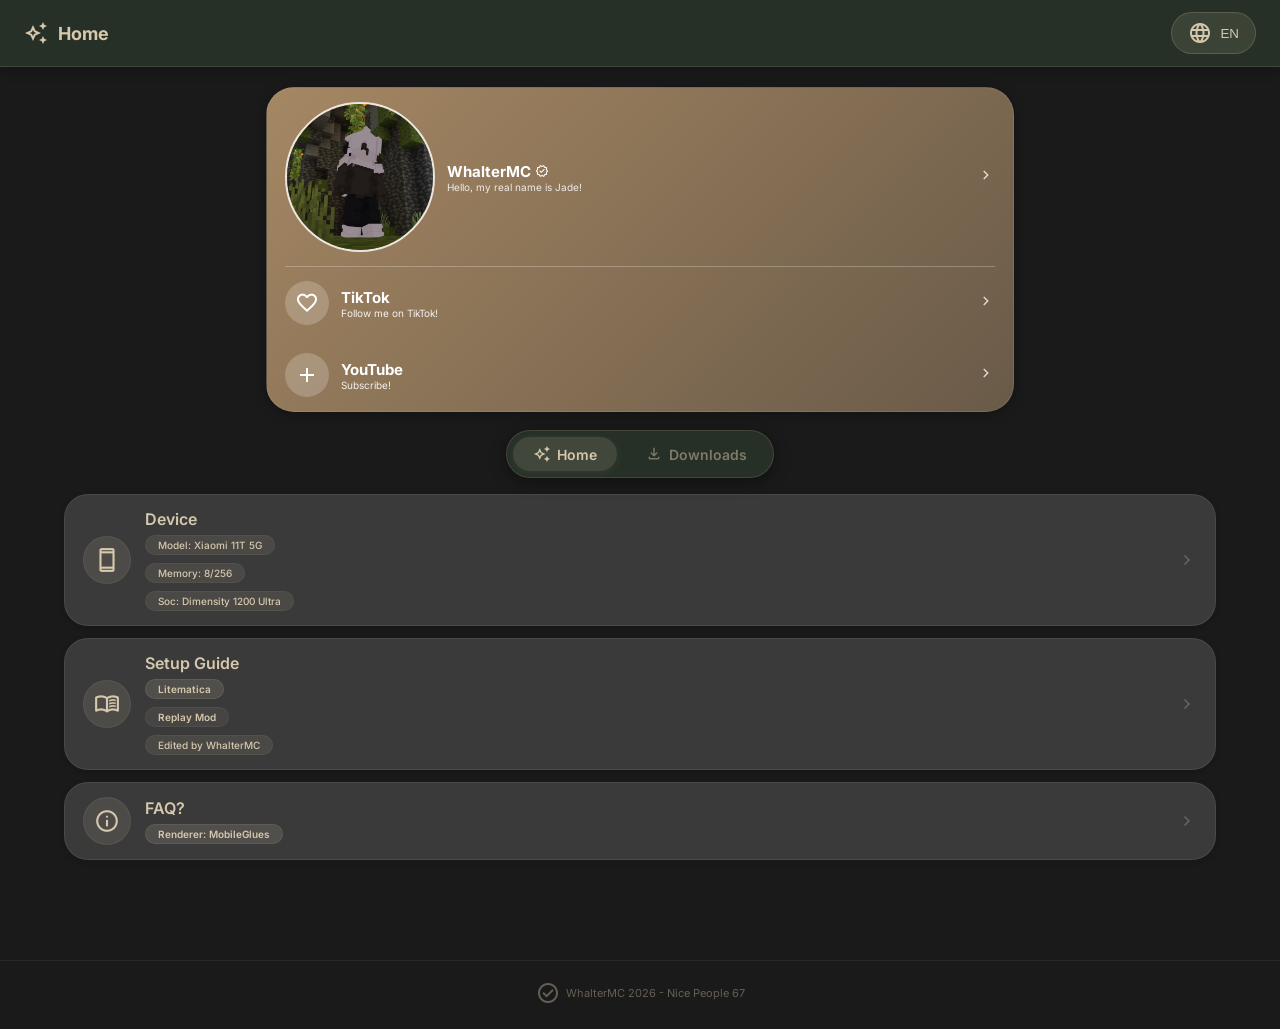
<file: index.html>
<!DOCTYPE html>
<html lang="en">
<head>
    <meta charset="UTF-8">
    <meta name="viewport" content="width=device-width, initial-scale=1, viewport-fit=cover">
    <title>whaltermc</title>
    <link rel="stylesheet" href="https://fonts.googleapis.com/css2?family=Material+Symbols+Outlined:opsz,wght,FILL,GRAD@20..48,100..700,0,1" />
    <link href="https://fonts.googleapis.com/css2?family=Inter:opsz,wght@14..32,300;14..32,400;14..32,500;14..32,600;14..32,700&display=swap" rel="stylesheet">
    <link rel="stylesheet" href="style/style.css">
</head>
<body data-page="index">
    <div class="app-container">
        <!-- Header Bar - Sticky with Rounded Corner -->
        <div class="header-bar">
            <div class="logo" id="headerLogo">
                <span class="material-symbols-outlined">auto_awesome</span>
                <span id="headerLogoText" data-i18n="headerLogoHome">Home</span>
            </div>
            <div class="header-actions">
                <!-- Language Button with Popup -->
                <div class="popup-wrapper" id="langPopupWrapper">
                    <button id="langBtn" class="header-btn">
                        <span class="material-symbols-outlined">language</span>
                        <span id="currentLangLabel">EN</span>
                    </button>
                    <div class="popup-menu lang-menu" id="langPopup">
                        <div class="popup-item" data-lang="en">
                            <span class="flag">🇺🇸</span>
                            <span>English</span>
                        </div>
                        <div class="popup-item" data-lang="id">
                            <span class="flag">🇮🇩</span>
                            <span>Bahasa Indonesia</span>
                        </div>
                        <div class="popup-item" data-lang="cn">
                            <span class="flag">🇨🇳</span>
                            <span>中文</span>
                        </div>
                        <div class="popup-item" data-lang="ph">
                            <span class="flag">🇵🇭</span>
                            <span>Filipino</span>
                        </div>
                        <div class="popup-item" data-lang="vn">
                            <span class="flag">🇻🇳</span>
                            <span>Tiếng Việt</span>
                        </div>
                        <div class="popup-item" data-lang="ru">
                            <span class="flag">🇷🇺</span>
                            <span>Русский</span>
                        </div>
                    </div>
                </div>
            </div>
        </div>
        <div class="main-content">
        <div class="combined-card">
                <div class="combined-item tiktok-part" target="_blank">
                    <div class="combined-left">
                        <img src="src/pfp.png" alt="TikTok Profile" class="tiktok-avatar">
                        <div class="combined-text">
                            <div class="combined-username">WhalterMC <span class="material-symbols-outlined">verified</span></div>
                            <div class="combined-label" data-i18n="followLabel">Hello, my real name is Jade!</div>
                        </div>
                    </div>
                    <div class="combined-icon"><span class="material-symbols-outlined">chevron_right</span></div>
                </div>
                
                <div class="combined-divider"></div>
                <a href="https://tiktok.com/@whaltermc" class="combined-item support-part" target="_blank">
                    <div class="combined-left">
                        <div class="support-icon"><span class="material-symbols-outlined">favorite</span></div>
                        <div class="combined-text">
                            <div class="combined-username" data-i18n="donateTitleTiktok">TikTok</div>
                            <div class="combined-label support-label" data-i18n="donateSubTiktok">Follow me on TikTok!</div>
                        </div>
                    </div>
                    <div class="combined-icon"><span class="material-symbols-outlined">chevron_right</span></div>
                </a>
                
                <a href="https://youtube.com/@whaltermc" class="combined-item support-part" target="_blank">
                    <div class="combined-left">
                        <div class="support-icon"><span class="material-symbols-outlined">add</span></div>
                        <div class="combined-text">
                            <div class="combined-username" data-i18n="donateTitleYoutube">YouTube</div>
                            <div class="combined-label support-label" data-i18n="donateSubYoutube">Subscribe!</div>
                        </div>
                    </div>
                    <div class="combined-icon"><span class="material-symbols-outlined">chevron_right</span></div>
                </a>
            </div>
            <div class="bottom-bar">
            <div class="tab-switch">
                <button id="homeTabBtn" class="tab-btn active">
                    <span class="material-symbols-outlined">auto_awesome</span>
                    <span data-i18n="tabHome">Home</span>
                </button>
                <button id="downloadsTabBtn" class="tab-btn">
                    <span class="material-symbols-outlined">download</span>
                    <span data-i18n="tabDownloads">Downloads</span>
                </button>
            </div>
            
            <div class="download-list" id="downloadList"></div>
        </div>
        <br>
        
        
            </div>
    </div>
                
    <div class="footer">
            <span class="material-symbols-outlined">check_circle</span>
            <span data-i18n="footerText">WhalterMC 2026 - Nice People 67</span>
        </div>
</body>
<script src="script.js"></script>
</html>
</file>
<file: style/style.css>
* {
    margin: 0;
    padding: 0;
    box-sizing: border-box;
}

:root {
    --md-primary: #D6C8AD;
    --md-on-primary: #1A1A1A;
    --md-primary-container: #3A3327;
    --md-on-primary-container: #EFE5D0;

    --md-secondary-container: #2E2A22;
    --md-on-secondary-container: #E8DCC5;

    --md-tertiary-container: #3D3226;
    --md-on-tertiary-container: #E8DCC5;

    --md-surface: #1A1A1A;
    --md-on-surface: #D6C8AD;
    --md-on-surface-variant: rgba(214, 200, 173, 0.65);

    --md-outline: rgba(214, 200, 173, 0.3);
    --md-outline-variant: rgba(214, 200, 173, 0.12);
    --md-scrim: rgba(0, 0, 0, 0.6);

    --md-surface-container-lowest: #141414;
    --md-surface-container-low: rgba(40, 50, 40, 0.95);
    --md-surface-container: #2A2A2A;
    --md-surface-container-high: #333333;
    --md-surface-container-highest: #3A3A3A;

    --shape-xs: 8px;
    --shape-sm: 12px;
    --shape-md: 16px;
    --shape-lg: 20px;
    --shape-xl: 28px;
    --shape-xxl: 40px;
    --shape-full: 50px;

    --font-display: 'Inter', -apple-system, 'SF Pro Text', 'Helvetica Neue', sans-serif;
    --nav-width: 280px;
}

body {
    font-family: 'Inter', -apple-system, 'SF Pro Text', 'Helvetica Neue', sans-serif;
    background: #1A1A1A;
    color: #D6C8AD;
    transition: background-color 0.3s ease, color 0.2s ease;
}

.material-symbols-outlined {
    font-family: 'Material Symbols Outlined';
    font-weight: normal;
    font-style: normal;
    font-size: 24px;
    line-height: 1;
    letter-spacing: normal;
    text-transform: none;
    display: inline-block;
    white-space: nowrap;
    word-wrap: normal;
    direction: ltr;
    -webkit-font-feature-settings: 'liga';
    -webkit-font-smoothing: antialiased;
}

.app-container {
    min-height: 100vh;
    display: flex;
    flex-direction: column;
}

/* ========== ANIMATIONS ========== */
@keyframes bounceSoft {
    0%, 100% { transform: translateY(0); }
    50% { transform: translateY(-4px); }
}

@keyframes bounceScale {
    0%, 100% { transform: scale(1); }
    50% { transform: scale(1.02); }
}

@keyframes fadeSlideUp {
    from {
        opacity: 0;
        transform: translateY(20px);
    }
    to {
        opacity: 1;
        transform: translateY(0);
    }
}

@keyframes pulse {
    0%, 100% { opacity: 1; }
    50% { opacity: 0.7; }
}

/* Header Bar - Sticky without rounded corner - Liquid Glass + Bounce */
.header-bar {
    position: sticky;
    top: 0;
    z-index: 100;
    display: flex;
    justify-content: space-between;
    align-items: center;
    padding: 12px 24px;
    margin: 0;
    background: rgba(40, 50, 40, 0.95);
    backdrop-filter: blur(40px);
    -webkit-backdrop-filter: blur(40px);
    border-radius: 0;
    border-bottom: 1px solid rgba(214, 200, 173, 0.15);
    box-shadow: 0 2px 12px rgba(0, 0, 0, 0.3);
    animation: fadeSlideUp 0.5s ease-out;
    transition: all 0.3s cubic-bezier(0.34, 1.2, 0.64, 1);
}

.logo {
    display: flex;
    align-items: center;
    gap: 10px;
    font-weight: 700;
    font-size: 18px;
    color: #D6C8AD;
    transition: all 0.2s ease;
    cursor: pointer;
}

.logo .material-symbols-outlined {
    font-size: 24px;
    color: #D6C8AD;
}

.logo span {
    color: #D6C8AD;
}

.logo:hover {
    transform: scale(1.02);
}

.header-actions {
    display: flex;
    gap: 10px;
}

.header-btn {
    background: rgba(214, 200, 173, 0.12);
    border: 1px solid rgba(214, 200, 173, 0.2);
    border-radius: 40px;
    padding: 8px 16px;
    display: flex;
    align-items: center;
    gap: 8px;
    cursor: pointer;
    font-weight: 500;
    color: #D6C8AD;
    transition: all 0.2s cubic-bezier(0.34, 1.2, 0.64, 1);
}

.header-btn:hover {
    background: rgba(214, 200, 173, 0.25);
    transform: scale(1.02) translateY(-1px);
}

.header-btn:active {
    transform: scale(0.96);
}

/* Popup Menu - SOLID dengan warna header bar */
.popup-wrapper {
    position: relative;
}

.popup-menu {
    position: absolute;
    top: 100%;
    right: 0;
    margin-top: 10px;
    background: rgba(40, 50, 40, 0.95);
    backdrop-filter: blur(40px);
    -webkit-backdrop-filter: blur(40px);
    border-radius: 20px;
    padding: 10px;
    min-width: 180px;
    box-shadow: 0 12px 28px rgba(0, 0, 0, 0.5);
    border: 1px solid rgba(214, 200, 173, 0.15);
    opacity: 0;
    visibility: hidden;
    transform: translateY(-10px) scale(0.95);
    transition: all 0.25s cubic-bezier(0.34, 1.2, 0.64, 1);
    z-index: 200;
}

.popup-wrapper.active .popup-menu {
    opacity: 1;
    visibility: visible;
    transform: translateY(0) scale(1);
}

.popup-item {
    display: flex;
    align-items: center;
    gap: 12px;
    padding: 10px 16px;
    border-radius: 14px;
    cursor: pointer;
    transition: all 0.2s cubic-bezier(0.34, 1.2, 0.64, 1);
    color: #D6C8AD;
    font-weight: 500;
    border-bottom: 1px solid rgba(214, 200, 173, 0.08);
}

.popup-item:last-child {
    border-bottom: none;
}

.popup-item:hover {
    background: rgba(214, 200, 173, 0.12);
    transform: translateX(6px) scale(1.02);
}

.popup-item .material-symbols-outlined,
.popup-item .flag {
    font-size: 20px;
    transition: transform 0.2s ease;
}

.popup-item:hover .material-symbols-outlined,
.popup-item:hover .flag {
    transform: scale(1.1);
}

/* Main Content */
.main-content {
    flex: 1;
    max-width: 780px;
    margin: 0 auto;
    padding: 20px 16px 80px;
    width: 100%;
}

/* Hero dengan subhead opacity 1.0 */
.hero {
    margin-bottom: 24px;
    text-align: center;
    animation: fadeSlideUp 0.6s ease-out;
}

.hero-text {
    display: inline-block;
    padding: 8px 24px;
    transition: all 0.3s ease;
}

.hero-text:hover {
    transform: scale(1.02);
}

.subhead {
    font-size: 18px;
    font-weight: 500;
    color: #D6C8AD;
    opacity: 1.0;
    transition: all 0.3s ease;
}

/* Combined Card with bounce */
.combined-card {
    background: linear-gradient(135deg, #A58763, #2D2D2D);
    border: 1px solid rgba(214, 200, 173, 0.15);
    background-size: 200% 200%;
    border-radius: 28px;
    margin-bottom: 18px;
    overflow: hidden;
    box-shadow: 0 2px 12px rgba(0, 0, 0, 0.3);
    animation: gradientShift 5s ease infinite, fadeSlideUp 0.5s ease-out 0.1s both;
    transition: transform 0.3s cubic-bezier(0.34, 1.2, 0.64, 1);
}

.combined-card:hover {
    transform: translateY(-3px);
    box-shadow: 0 12px 32px rgba(214, 200, 173, 0.2);
}

@keyframes gradientShift {
    0%, 100% { background-position: 0% 50%; }
    50% { background-position: 100% 50%; }
}

.combined-item {
    display: flex;
    justify-content: space-between;
    align-items: center;
    padding: 14px 18px;
    text-decoration: none;
    transition: all 0.2s ease;
}

.combined-item:active {
    transform: scale(0.98);
    background: rgba(0, 0, 0, 0.05);
}

.combined-left {
    display: flex;
    align-items: center;
    gap: 12px;
}

.tiktok-avatar {
    width: 150px;
    height: 150px;
    border-radius: 100%;
    object-fit: cover;
    border: 2px solid rgba(255, 255, 255, 0.8);
    transition: transform 0.2s ease;
}

.combined-item:hover .tiktok-avatar {
    transform: scale(1.05);
}

.support-icon {
    width: 44px;
    height: 44px;
    background: rgba(255, 255, 255, 0.2);
    border-radius: 50%;
    display: flex;
    align-items: center;
    justify-content: center;
    transition: transform 0.2s ease;
}

.combined-item:hover .support-icon {
    transform: scale(1.05);
}

.support-icon .material-symbols-outlined {
    font-size: 24px;
    color: white;
}

.combined-text {
    color: white;
}

.combined-username {
    font-size: 15px;
    font-weight: 700;
    display: flex;
    align-items: center;
    gap: 4px;
}

.combined-username .material-symbols-outlined {
    font-size: 14px;
}

.combined-label {
    font-size: 10px;
    opacity: 0.85;
}

.support-label {
    opacity: 0.9;
}

.combined-icon .material-symbols-outlined {
    color: white;
    font-size: 18px;
    opacity: 0.8;
    transition: transform 0.2s ease;
}

.combined-item:hover .combined-icon .material-symbols-outlined {
    transform: translateX(4px);
}

.combined-divider {
    height: 1px;
    background: rgba(255, 255, 255, 0.25);
    margin: 0 18px;
}

/* Disclaimer Card */
.disclaimer-card {
    background: #2A2A2A;
    border-radius: 20px;
    padding: 14px 18px;
    margin-bottom: 22px;
    border-left: 5px solid #D6C8AD;
    border-top: 1px solid rgba(214, 200, 173, 0.15);
    border-right: 1px solid rgba(214, 200, 173, 0.15);
    border-bottom: 1px solid rgba(214, 200, 173, 0.15);
    animation: fadeSlideUp 0.5s ease-out 0.15s both;
    transition: all 0.3s ease;
}

.disclaimer-card:hover {
    transform: translateX(4px);
}

.disclaimer-header {
    display: flex;
    justify-content: space-between;
    align-items: center;
    margin-bottom: 8px;
}

.disclaimer-title {
    font-weight: 700;
    font-size: 14px;
    color: #D6C8AD;
}

.read-more-btn {
    background: transparent;
    border: none;
    display: flex;
    align-items: center;
    gap: 4px;
    font-size: 12px;
    font-weight: 500;
    color: #D6C8AD;
    cursor: pointer;
    padding: 4px 10px;
    border-radius: 30px;
    transition: all 0.2s cubic-bezier(0.34, 1.2, 0.64, 1);
}

.read-more-btn:hover {
    background: rgba(214, 200, 173, 0.12);
    transform: scale(1.05);
}

.read-more-btn .material-symbols-outlined {
    font-size: 16px;
    transition: transform 0.3s ease;
}

.read-more-btn.expanded .material-symbols-outlined {
    transform: rotate(180deg);
}

.disclaimer-text {
    font-size: 12px;
    color: #D6C8AD;
    line-height: 1.45;
    max-height: 0;
    overflow: hidden;
    transition: max-height 0.4s ease, margin 0.2s ease;
}

.disclaimer-text.expanded {
    max-height: 300px;
    margin-top: 8px;
}

.disclaimer-text p {
    margin-bottom: 6px;
}

.disclaimer-text p:last-child {
    margin-bottom: 0;
}

/* Modpack Disclaimer - always expanded */
.modpack-disclaimer-card .disclaimer-text {
    max-height: 300px;
    margin-top: 8px;
}

.modpack-disclaimer-card .disclaimer-text p {
    margin-bottom: 6px;
}

.modpack-disclaimer-card .disclaimer-text p:last-child {
    margin-bottom: 0;
}

/* Search Box with bounce */
.search-box {
    background: #2A2A2A;
    border-radius: 32px;
    padding: 11px 18px;
    margin-bottom: 22px;
    display: flex;
    align-items: center;
    gap: 10px;
    border: 1px solid rgba(214, 200, 173, 0.15);
    transition: all 0.3s cubic-bezier(0.34, 1.2, 0.64, 1);
    animation: fadeSlideUp 0.5s ease-out 0.2s both;
}

.search-box:hover {
    transform: translateY(-2px);
    box-shadow: 0 4px 12px rgba(0, 0, 0, 0.2);
}

.search-box:focus-within {
    border-color: #D6C8AD;
    box-shadow: 0 0 0 3px rgba(214, 200, 173, 0.08);
    transform: scale(1.01);
}

.search-box .material-symbols-outlined { 
    color: #D6C8AD; 
    font-size: 20px; 
}
.search-box input { 
    background: none; 
    border: none; 
    flex: 1; 
    font-size: 15px; 
    outline: none; 
    font-family: inherit;
    color: #D6C8AD;
}
.search-box input::placeholder { 
    color: rgba(214, 200, 173, 0.4); 
}

/* Pagination - Shaders only */
.pagination-control {
    display: flex;
    justify-content: center;
    align-items: center;
    gap: 14px;
    margin: 20px 0 14px;
}

.page-btn {
    background: #2A2A2A;
    border: 1px solid rgba(214, 200, 173, 0.15);
    border-radius: 40px;
    padding: 8px 18px;
    font-weight: 600;
    font-size: 13px;
    color: #D6C8AD;
    cursor: pointer;
    transition: all 0.2s cubic-bezier(0.34, 1.2, 0.64, 1);
    display: inline-flex;
    align-items: center;
    gap: 6px;
}

.page-btn:hover:not(.disabled) {
    background: rgba(214, 200, 173, 0.15);
    color: #D6C8AD;
    border-color: #D6C8AD;
    transform: scale(1.05);
}

.page-btn:active:not(.disabled) {
    transform: scale(0.96);
}

.page-btn.disabled { opacity: 0.3; pointer-events: none; }

.page-number {
    background: #2A2A2A;
    font-size: 13px;
    font-weight: 600;
    color: #D6C8AD;
    padding: 5px 14px;
    border-radius: 40px;
    min-width: 65px;
    text-align: center;
    border: 1px solid rgba(214, 200, 173, 0.15);
}

.pagination-info {
    font-size: 11px;
    text-align: center;
    margin-top: 6px;
    color: rgba(214, 200, 173, 0.5);
}

/* Modpacks active - hide shaders specific elements */
.modpacks-active .pagination-control,
.modpacks-active .pagination-info,
.modpacks-active .search-box,
.modpacks-active #disclaimerCard {
    display: none !important;
}

/* Download List with bounce animation */
.download-list {
    display: flex;
    flex-direction: column;
    gap: 12px;
}

.modpack-list {
    display: flex;
    flex-direction: column;
    gap: 12px;
}

.download-item {
    background: #3A3A3A;
    border-radius: 24px;
    text-decoration: none;
    width: 90vw;
    transition: all 0.3s cubic-bezier(0.34, 1.2, 0.64, 1);
    border: 1px solid rgba(214, 200, 173, 0.1);
    display: flex;
    align-items: center;
    gap: 14px;
    padding: 14px 18px;
    box-shadow: 0 2px 6px rgba(0, 0, 0, 0.15);
    animation: fadeSlideUp 0.4s ease-out backwards;
}

.download-item:nth-child(1) { animation-delay: 0.05s; }
.download-item:nth-child(2) { animation-delay: 0.1s; }
.download-item:nth-child(3) { animation-delay: 0.15s; }
.download-item:nth-child(4) { animation-delay: 0.2s; }
.download-item:nth-child(5) { animation-delay: 0.25s; }

.download-item:hover {
    transform: translateY(-3px) scale(1.01);
    border-color: rgba(214, 200, 173, 0.3);
    box-shadow: 0 8px 20px rgba(214, 200, 173, 0.08);
}

.download-item:active { transform: scale(0.98); background: #333; }

/* Icon background dengan #D6C8AD dan opacity tipis */
.item-icon {
    width: 48px;
    height: 48px;
    background: rgba(214, 200, 173, 0.12);
    border-radius: 24px;
    display: flex;
    align-items: center;
    justify-content: center;
    flex-shrink: 0;
    border: 1px solid rgba(214, 200, 173, 0.08);
    transition: all 0.2s ease;
}

.download-item:hover .item-icon {
    transform: scale(1.05) rotate(5deg);
    background: rgba(214, 200, 173, 0.2);
}

.item-icon .material-symbols-outlined { 
    font-size: 26px; 
    color: #D6C8AD; 
    transition: color 0.2s ease; 
}
.item-content { flex: 1; }

.item-title {
    font-size: 16px;
    font-weight: 600;
    margin-bottom: 4px;
    color: #D6C8AD;
    transition: color 0.2s ease;
}

.download-item:hover .item-title { color: #D6C8AD; }

/* Modpack title - larger and bolder */
.modpack-title {
    font-size: 20px;
    font-weight: 700;
    margin-bottom: 4px;
}

@media (max-width: 600px) {
    .modpack-title {
        font-size: 17px;
    }
}

.item-subtitle {
    font-size: 12px;
    color: rgba(214, 200, 173, 0.6);
    margin-bottom: 8px;
    font-weight: 400;
}

/* Badge Group - semua badge menggunakan #D6C8AD dengan opacity berbeda */
.badge-group {
    display: flex;
    flex-direction: column;
    gap: 6px;
    width: 100%;
}

.badge-row {
    display: block;
    width: 100%;
}

.badge-row .meta-badge,
.badge-row .meta-badge-new {
    display: inline-block;
    white-space: nowrap;
}

.meta-badge {
    padding: 3px 12px;
    border-radius: 20px;
    font-size: 10px;
    font-weight: 600;
    display: inline-block;
    transition: all 0.2s ease;
    background: rgba(214, 200, 173, 0.15);
    color: #D6C8AD;
    border: 1px solid rgba(214, 200, 173, 0.1);
}

.download-item:hover .meta-badge {
    background: rgba(214, 200, 173, 0.25);
    transform: scale(1.02);
}

/* Badge kedua - opacity lebih tipis */
.badge-group .badge-row:nth-child(2) .meta-badge {
    background: rgba(214, 200, 173, 0.08);
    border-color: rgba(214, 200, 173, 0.06);
}

.meta-badge-new {
    padding: 3px 12px;
    border-radius: 20px;
    font-size: 10px;
    font-weight: 500;
    display: inline-block;
    transition: all 0.2s ease;
    background: rgba(214, 200, 173, 0.1);
    color: #D6C8AD;
    border: 1px solid rgba(214, 200, 173, 0.06);
}

.download-item:hover .meta-badge-new {
    background: rgba(214, 200, 173, 0.2);
    transform: scale(1.02);
}

/* Badge khusus untuk modpack dengan opacity berbeda */
.modpack-item .badge-group .badge-row:nth-child(1) .meta-badge {
    background: rgba(214, 200, 173, 0.15);
    border-color: rgba(214, 200, 173, 0.1);
}

.modpack-item .badge-group .badge-row:nth-child(2) .meta-badge {
    background: rgba(214, 200, 173, 0.08);
    border-color: rgba(214, 200, 173, 0.06);
}

.modpack-item .badge-group .badge-row:nth-child(3) .meta-badge-new {
    background: rgba(214, 200, 173, 0.1);
    border-color: rgba(214, 200, 173, 0.06);
}

.arrow-icon { 
    color: #D6C8AD; 
    opacity: 0.3; 
    font-size: 20px; 
    transition: all 0.2s ease; 
}
.download-item:hover .arrow-icon { 
    opacity: 0.6; 
    transform: translateX(4px); 
}

/* Coming Soon */
.coming-soon-area {
    margin: 28px 0;
}

.coming-soon-glass {
    background: #2A2A2A;
    border-radius: 40px;
    padding: 40px 20px;
    text-align: center;
    border: 1px solid rgba(214, 200, 173, 0.1);
    animation: bounceSoft 2s ease-in-out infinite, fadeSlideUp 0.5s ease-out;
    transition: all 0.3s ease;
}

.coming-soon-glass:hover {
    transform: scale(1.02);
    border-color: rgba(214, 200, 173, 0.2);
}

.coming-soon-glass .material-symbols-outlined { 
    font-size: 56px; 
    color: #D6C8AD; 
    margin-bottom: 14px;
    animation: bounceSoft 1.5s ease-in-out infinite;
}
.coming-soon-glass h3 { 
    font-size: 22px; 
    margin-bottom: 6px; 
    color: #D6C8AD; 
}
.coming-soon-glass p { 
    color: rgba(214, 200, 173, 0.5); 
    font-size: 14px; 
}

/* Bottom Bar - Small, Rounded, Liquid Glass with bounce */
.bottom-bar {
    display: flex;
    flex-direction: column;
    align-items: center;
    gap: 16px;
    padding: 0 20px;
}

.tab-switch {
    display: flex;
    gap: 8px;
    background: rgba(40, 50, 40, 0.95);
    backdrop-filter: blur(40px);
    -webkit-backdrop-filter: blur(40px);
    border-radius: 60px;
    padding: 6px;
    border: 1px solid rgba(214, 200, 173, 0.15);
    box-shadow: 0 4px 16px rgba(0, 0, 0, 0.4);
    transition: all 0.3s cubic-bezier(0.34, 1.2, 0.64, 1);
}

.tab-switch:hover {
    transform: translateY(-2px);
    box-shadow: 0 8px 24px rgba(0, 0, 0, 0.5);
}

.tab-btn {
    background: transparent;
    border: none;
    padding: 8px 20px;
    border-radius: 50px;
    font-weight: 600;
    font-size: 14px;
    cursor: pointer;
    color: rgba(214, 200, 173, 0.5);
    transition: all 0.2s cubic-bezier(0.34, 1.2, 0.64, 1);
    font-family: inherit;
    display: flex;
    align-items: center;
    gap: 6px;
}

.tab-btn .material-symbols-outlined {
    font-size: 18px;
    transition: transform 0.2s ease;
}

.tab-btn:hover:not(.active) {
    transform: translateY(-2px);
    color: #D6C8AD;
}

.tab-btn:hover:not(.active) .material-symbols-outlined {
    transform: scale(1.1);
}

.tab-btn.active {
    background: rgba(214, 200, 173, 0.15);
    color: #D6C8AD;
    box-shadow: 0 2px 8px rgba(214, 200, 173, 0.08);
    animation: bounceScale 0.3s ease-out;
}

/* Footer */
.footer {
    text-align: center;
    font-size: 11px;
    color: rgba(214, 200, 173, 0.4);
    border-top: 1px solid rgba(214, 200, 173, 0.08);
    padding: 20px 16px 24px;
    display: flex;
    justify-content: center;
    align-items: center;
    gap: 6px;
    background: #1A1A1A;
    transition: all 0.3s ease;
}

.footer:hover {
    transform: translateY(-2px);
}

/* Responsive */
@media (max-width: 600px) {
    .main-content { padding: 16px 12px 70px; }
    .header-bar { padding: 10px 16px; }
    .logo { font-size: 15px; }
    .logo .material-symbols-outlined { font-size: 20px; }
    .header-btn { padding: 6px 12px; font-size: 13px; }
    .tab-btn { padding: 6px 16px; font-size: 13px; }
    .tab-btn .material-symbols-outlined { font-size: 16px; }
    .download-item { padding: 12px 14px; }
    .item-title { font-size: 14px; }
    .modpack-title { font-size: 17px; }
    .item-subtitle { font-size: 11px; }
    .bottom-bar { bottom: 12px; }
    .combined-item { padding: 12px 16px; }
    .support-icon { width: 40px; height: 40px; }
    .badge-row .meta-badge,
    .badge-row .meta-badge-new {
        font-size: 9px;
        padding: 2px 10px;
    }
}
/* ============================================
   Ported multi-page components (nav drawer,
   top app bar, cards, buttons, guides, specs)
   — same warm dark / tan design language
   ============================================ */

.app-layout {
    display: flex;
    min-height: 100vh;
}

/* ── Scrim ── */
.nav-scrim {
    display: none;
    position: fixed;
    inset: 0;
    background: var(--md-scrim);
    z-index: 200;
    opacity: 0;
    transition: opacity 0.3s ease;
}
.nav-scrim.visible { display: block; opacity: 1; }

/* ── Navigation Drawer ── */
.nav-drawer {
    position: fixed;
    top: 0;
    left: 0;
    width: var(--nav-width);
    height: 100vh;
    background: var(--md-surface-container-low);
    backdrop-filter: blur(40px);
    -webkit-backdrop-filter: blur(40px);
    display: flex;
    flex-direction: column;
    z-index: 300;
    transform: translateX(-100%);
    transition: transform 0.3s cubic-bezier(0.34, 1.2, 0.64, 1);
    overflow-y: auto;
    border-right: 1px solid var(--md-outline-variant);
}
.nav-drawer.open {
    transform: translateX(0);
    box-shadow: 2px 0 24px rgba(0, 0, 0, 0.5);
}

@media (min-width: 1024px) {
    .nav-drawer {
        position: sticky;
        top: 0;
        transform: translateX(0);
        height: 100vh;
        flex-shrink: 0;
        box-shadow: none;
    }
    .nav-scrim { display: none !important; }
    .nav-toggle { display: none !important; }
}

.nav-drawer-header {
    padding: 24px 24px 16px;
    display: flex;
    align-items: center;
    gap: 12px;
    border-bottom: 1px solid var(--md-outline-variant);
    margin-bottom: 8px;
    flex-shrink: 0;
}
.nav-drawer-header img {
    width: 48px;
    height: 48px;
    border-radius: var(--shape-md);
    object-fit: cover;
    border: 2px solid rgba(214, 200, 173, 0.2);
}
.nav-drawer-header-text .nav-site-name {
    font-family: var(--font-display);
    font-size: 16px;
    font-weight: 700;
    color: var(--md-on-surface);
}
.nav-drawer-header-text .nav-site-sub {
    font-size: 12px;
    color: var(--md-on-surface-variant);
}

.nav-items { list-style: none; padding: 4px 12px; flex: 1; }
.nav-item { margin: 2px 0; }
.nav-item a {
    display: flex;
    align-items: center;
    gap: 16px;
    padding: 12px 16px;
    border-radius: var(--shape-full);
    color: var(--md-on-surface-variant);
    text-decoration: none;
    font-family: var(--font-display);
    font-size: 14px;
    font-weight: 600;
    letter-spacing: 0.1px;
    transition: all 0.2s cubic-bezier(0.34, 1.2, 0.64, 1);
    position: relative;
    overflow: hidden;
}
.nav-item a .material-symbols-outlined { font-size: 20px; flex-shrink: 0; }
.nav-item a:hover { background: rgba(214, 200, 173, 0.1); color: var(--md-primary); transform: translateX(4px); }
.nav-item.active a {
    background: rgba(214, 200, 173, 0.15);
    color: var(--md-on-secondary-container);
    font-weight: 700;
    border: 1px solid rgba(214, 200, 173, 0.15);
}

/* ── Ripple ── */
.ripple-container { position: relative; overflow: hidden; cursor: pointer; }
.ripple {
    position: absolute;
    border-radius: 50%;
    background: rgba(214, 200, 173, 0.25);
    transform: scale(0);
    animation: ripple-anim 0.5s linear;
    pointer-events: none;
}
@keyframes ripple-anim { to { transform: scale(4); opacity: 0; } }

/* ── Top App Bar ── */
.top-app-bar {
    position: sticky;
    top: 0;
    z-index: 100;
    display: flex;
    align-items: center;
    gap: 8px;
    padding: 12px 24px;
    background: rgba(40, 50, 40, 0.95);
    backdrop-filter: blur(40px);
    -webkit-backdrop-filter: blur(40px);
    border-bottom: 1px solid rgba(214, 200, 173, 0.15);
    box-shadow: 0 2px 12px rgba(0, 0, 0, 0.3);
    animation: fadeSlideUp 0.5s ease-out;
}
.nav-toggle {
    width: 40px;
    height: 40px;
    border-radius: var(--shape-full);
    border: none;
    background: transparent;
    color: var(--md-on-surface);
    cursor: pointer;
    display: flex;
    align-items: center;
    justify-content: center;
    transition: all 0.2s cubic-bezier(0.34, 1.2, 0.64, 1);
}
.nav-toggle:hover { background: rgba(214, 200, 173, 0.1); transform: scale(1.05); }
.top-app-bar-title {
    font-family: var(--font-display);
    font-size: 22px;
    font-weight: 700;
    color: var(--md-on-surface);
}

/* ── Page shell for sub-pages ── */
.page-content { flex: 1; padding: 24px; max-width: 900px; width: 100%; margin: 0 auto; }
@media (max-width: 600px) { .page-content { padding: 16px; } }

.page-header { margin-bottom: 24px; }
.page-header .page-title {
    font-family: var(--font-display);
    font-size: 32px;
    font-weight: 800;
    color: var(--md-on-surface);
    margin-bottom: 4px;
    display: flex;
    align-items: center;
    gap: 10px;
}
.page-header .page-subtitle { font-size: 14px; color: var(--md-on-surface-variant); }

/* ── Hero Banner ── */
.hero-banner {
    background: linear-gradient(135deg, #A58763, #2D2D2D);
    background-size: 200% 200%;
    color: var(--md-on-primary-container);
    border-radius: var(--shape-xl);
    padding: 28px 32px;
    margin-bottom: 24px;
    position: relative;
    overflow: hidden;
    box-shadow: 0 8px 24px rgba(214, 200, 173, 0.15);
    animation: gradientShift 6s ease infinite, fadeSlideUp 0.5s ease-out both;
    transition: transform 0.3s cubic-bezier(0.34, 1.2, 0.64, 1);
}
.hero-banner:hover { transform: translateY(-3px); }
.hero-banner h2 { font-family: var(--font-display); font-size: 24px; font-weight: 800; margin-bottom: 8px; position: relative; }
.hero-banner p { font-size: 14px; line-height: 1.6; opacity: 0.9; position: relative; }

/* ── Device hero (device.html) ── */
.device-hero {
    display: flex;
    align-items: center;
    gap: 24px;
    background: var(--md-primary-container);
    color: var(--md-on-primary-container);
    border-radius: var(--shape-xl);
    padding: 28px 32px;
    margin-bottom: 24px;
    flex-wrap: wrap;
}
.device-hero img { width: 120px; object-fit: contain; filter: drop-shadow(0 8px 24px rgba(0, 0, 0, 0.4)); }
.device-hero-text h2 { font-family: var(--font-display); font-size: 28px; font-weight: 800; margin-bottom: 4px; }
.device-hero-text p { font-size: 14px; opacity: 0.85; }
@media (max-width: 500px) { .device-hero { flex-direction: column; text-align: center; } }

/* ── Cards ── */
.card {
    background: var(--md-surface-container);
    border-radius: var(--shape-xl);
    padding: 20px;
    border: 1px solid var(--md-outline-variant);
    transition: all 0.3s cubic-bezier(0.34, 1.2, 0.64, 1);
}
.card:hover { background: var(--md-surface-container-high); transform: translateY(-2px); }
.card-elevated {
    background: var(--md-surface-container-low);
    border-radius: var(--shape-xl);
    padding: 20px;
    box-shadow: 0 2px 8px rgba(0, 0, 0, 0.4), 0 1px 2px rgba(0, 0, 0, 0.3);
}
.card h2 { font-family: var(--font-display); font-size: 18px; font-weight: 700; margin-bottom: 10px; color: var(--md-on-surface); }
.card ul { padding-left: 20px; font-size: 14px; color: var(--md-on-surface-variant); display: flex; flex-direction: column; gap: 6px; }
.card p { font-size: 14px; color: var(--md-on-surface-variant); }

/* ── Buttons (pill) ── */
.btn {
    display: inline-flex;
    align-items: center;
    gap: 8px;
    border-radius: var(--shape-full);
    font-family: var(--font-display);
    font-size: 14px;
    font-weight: 700;
    letter-spacing: 0.1px;
    padding: 10px 24px;
    border: none;
    cursor: pointer;
    text-decoration: none;
    transition: all 0.2s cubic-bezier(0.34, 1.2, 0.64, 1);
    position: relative;
    overflow: hidden;
}
.btn:active { transform: scale(0.96); }
.btn-filled { background: var(--md-primary); color: var(--md-on-primary); }
.btn-filled:hover { box-shadow: 0 4px 16px rgba(214, 200, 173, 0.35); background: #E8DCC5; transform: scale(1.02) translateY(-1px); }
.btn-outlined { background: transparent; color: var(--md-primary); border: 1.5px solid var(--md-outline); }
.btn-outlined:hover { background: rgba(214, 200, 173, 0.1); border-color: var(--md-primary); transform: scale(1.02); }

/* ── Badges (pill, guide cards) ── */
.badge {
    display: inline-flex;
    align-items: center;
    padding: 3px 12px;
    border-radius: var(--shape-full);
    font-size: 11px;
    font-weight: 700;
    letter-spacing: 0.5px;
    font-family: var(--font-display);
}
.badge-primary { background: rgba(214, 200, 173, 0.15); color: var(--md-on-primary-container); border: 1px solid rgba(214, 200, 173, 0.1); }
.badge-secondary { background: rgba(214, 200, 173, 0.08); color: var(--md-on-secondary-container); border: 1px solid rgba(214, 200, 173, 0.06); }
.badge-tertiary { background: rgba(165, 135, 99, 0.2); color: var(--md-on-tertiary-container); border: 1px solid rgba(165, 135, 99, 0.15); }

/* ── Download Card (guide.html list) ── */
.download-card {
    background: var(--md-surface-container);
    border-radius: var(--shape-xl);
    overflow: hidden;
    border: 1px solid var(--md-outline-variant);
    transition: all 0.3s cubic-bezier(0.34, 1.2, 0.64, 1);
}
.download-card:hover { border-color: rgba(214, 200, 173, 0.3); box-shadow: 0 8px 24px rgba(214, 200, 173, 0.1); transform: translateY(-3px); }
.download-card-header { display: flex; align-items: center; gap: 16px; padding: 20px; border-bottom: 1px solid var(--md-outline-variant); }
.download-card-icon { width: 48px; height: 48px; border-radius: var(--shape-md); object-fit: contain; background: rgba(214, 200, 173, 0.12); padding: 6px; }
.download-card-title { font-family: var(--font-display); font-size: 18px; font-weight: 700; color: var(--md-on-surface); }
.download-card-subtitle { font-size: 13px; color: var(--md-on-surface-variant); }
.download-card-body { padding: 16px 20px; display: flex; align-items: center; justify-content: space-between; gap: 12px; flex-wrap: wrap; }
.download-card-desc { font-size: 14px; color: var(--md-on-surface-variant); flex: 1; }

/* ── Step card (guide walkthroughs) ── */
.step-card {
    display: flex;
    gap: 16px;
    background: var(--md-surface-container);
    border-radius: var(--shape-xl);
    padding: 20px;
    border-left: 3px solid var(--md-primary);
    border-top: 1px solid var(--md-outline-variant);
    border-right: 1px solid var(--md-outline-variant);
    border-bottom: 1px solid var(--md-outline-variant);
    transition: all 0.3s cubic-bezier(0.34, 1.2, 0.64, 1);
}
.step-card:hover { transform: translateX(4px); }
.step-number {
    width: 36px;
    height: 36px;
    border-radius: 50%;
    background: rgba(214, 200, 173, 0.15);
    color: var(--md-on-primary-container);
    font-family: var(--font-display);
    font-size: 16px;
    font-weight: 800;
    display: flex;
    align-items: center;
    justify-content: center;
    flex-shrink: 0;
    border: 1px solid rgba(214, 200, 173, 0.1);
}
.step-content h3 { font-family: var(--font-display); font-size: 16px; font-weight: 700; color: var(--md-on-surface); margin-bottom: 4px; }
.step-content p { font-size: 14px; color: var(--md-on-surface-variant); }

/* ── Spec table (device.html) ── */
.spec-group { background: var(--md-surface-container); border-radius: var(--shape-xl); overflow: hidden; margin-bottom: 16px; border: 1px solid var(--md-outline-variant); }
.spec-header {
    padding: 16px 20px;
    background: rgba(214, 200, 173, 0.12);
    color: var(--md-on-secondary-container);
    font-family: var(--font-display);
    font-size: 14px;
    font-weight: 700;
    letter-spacing: 0.1px;
    display: flex;
    align-items: center;
    gap: 8px;
}
.spec-header .material-symbols-outlined { font-size: 18px; }
.spec-row { display: flex; padding: 12px 20px; gap: 16px; border-bottom: 1px solid var(--md-outline-variant); }
.spec-row:last-child { border-bottom: none; }
.spec-label { font-size: 12px; font-weight: 600; color: var(--md-on-surface-variant); width: 130px; flex-shrink: 0; letter-spacing: 0.4px; text-transform: uppercase; padding-top: 2px; }
.spec-value { font-size: 14px; color: var(--md-on-surface); flex: 1; }

/* ── Page footer (sub-pages) ── */
.page-footer {
    padding: 24px;
    text-align: center;
    font-size: 13px;
    color: var(--md-on-surface-variant);
    border-top: 1px solid var(--md-outline-variant);
    margin-top: auto;
}

/* ── Generic helpers ── */
.stack { display: flex; flex-direction: column; gap: 16px; }

/* ── Coming soon icon inside emoji span (guide/downloads empty state) ── */
.coming-soon-icon { display: block; }
</file>
